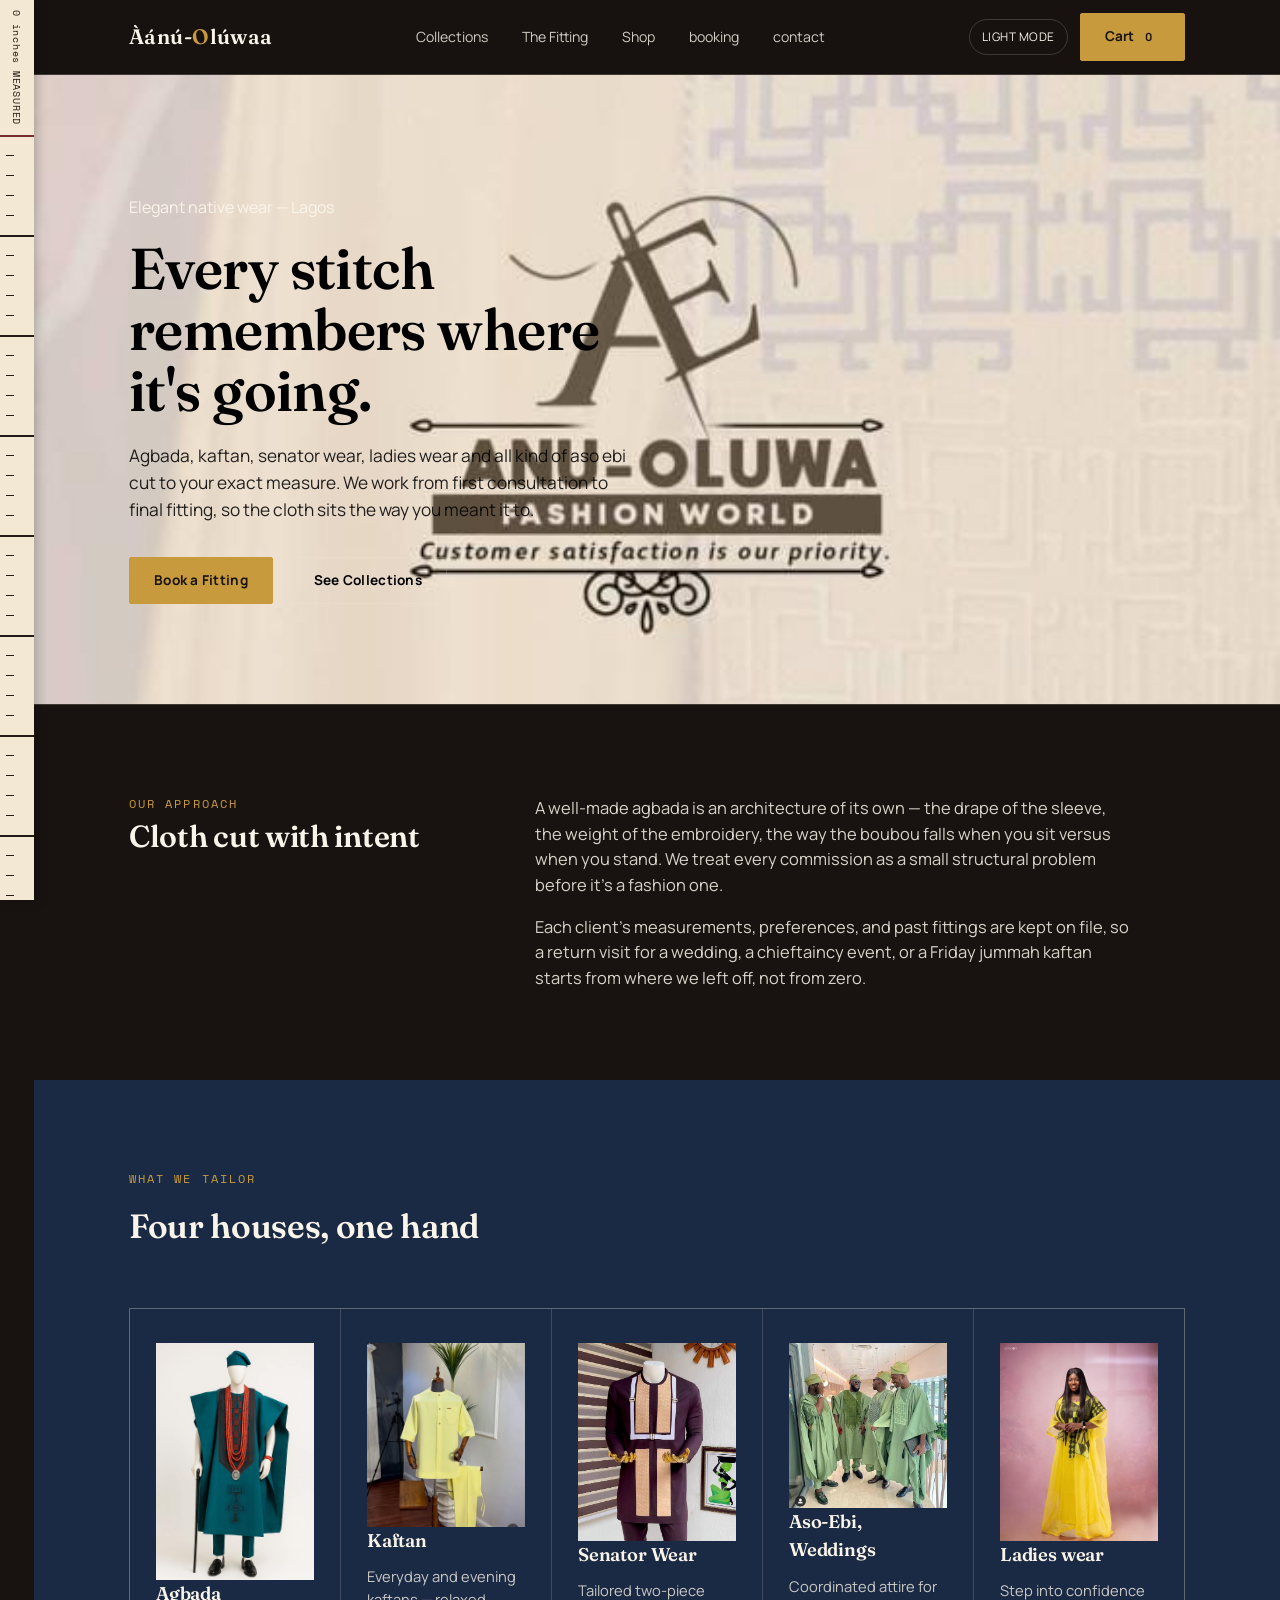
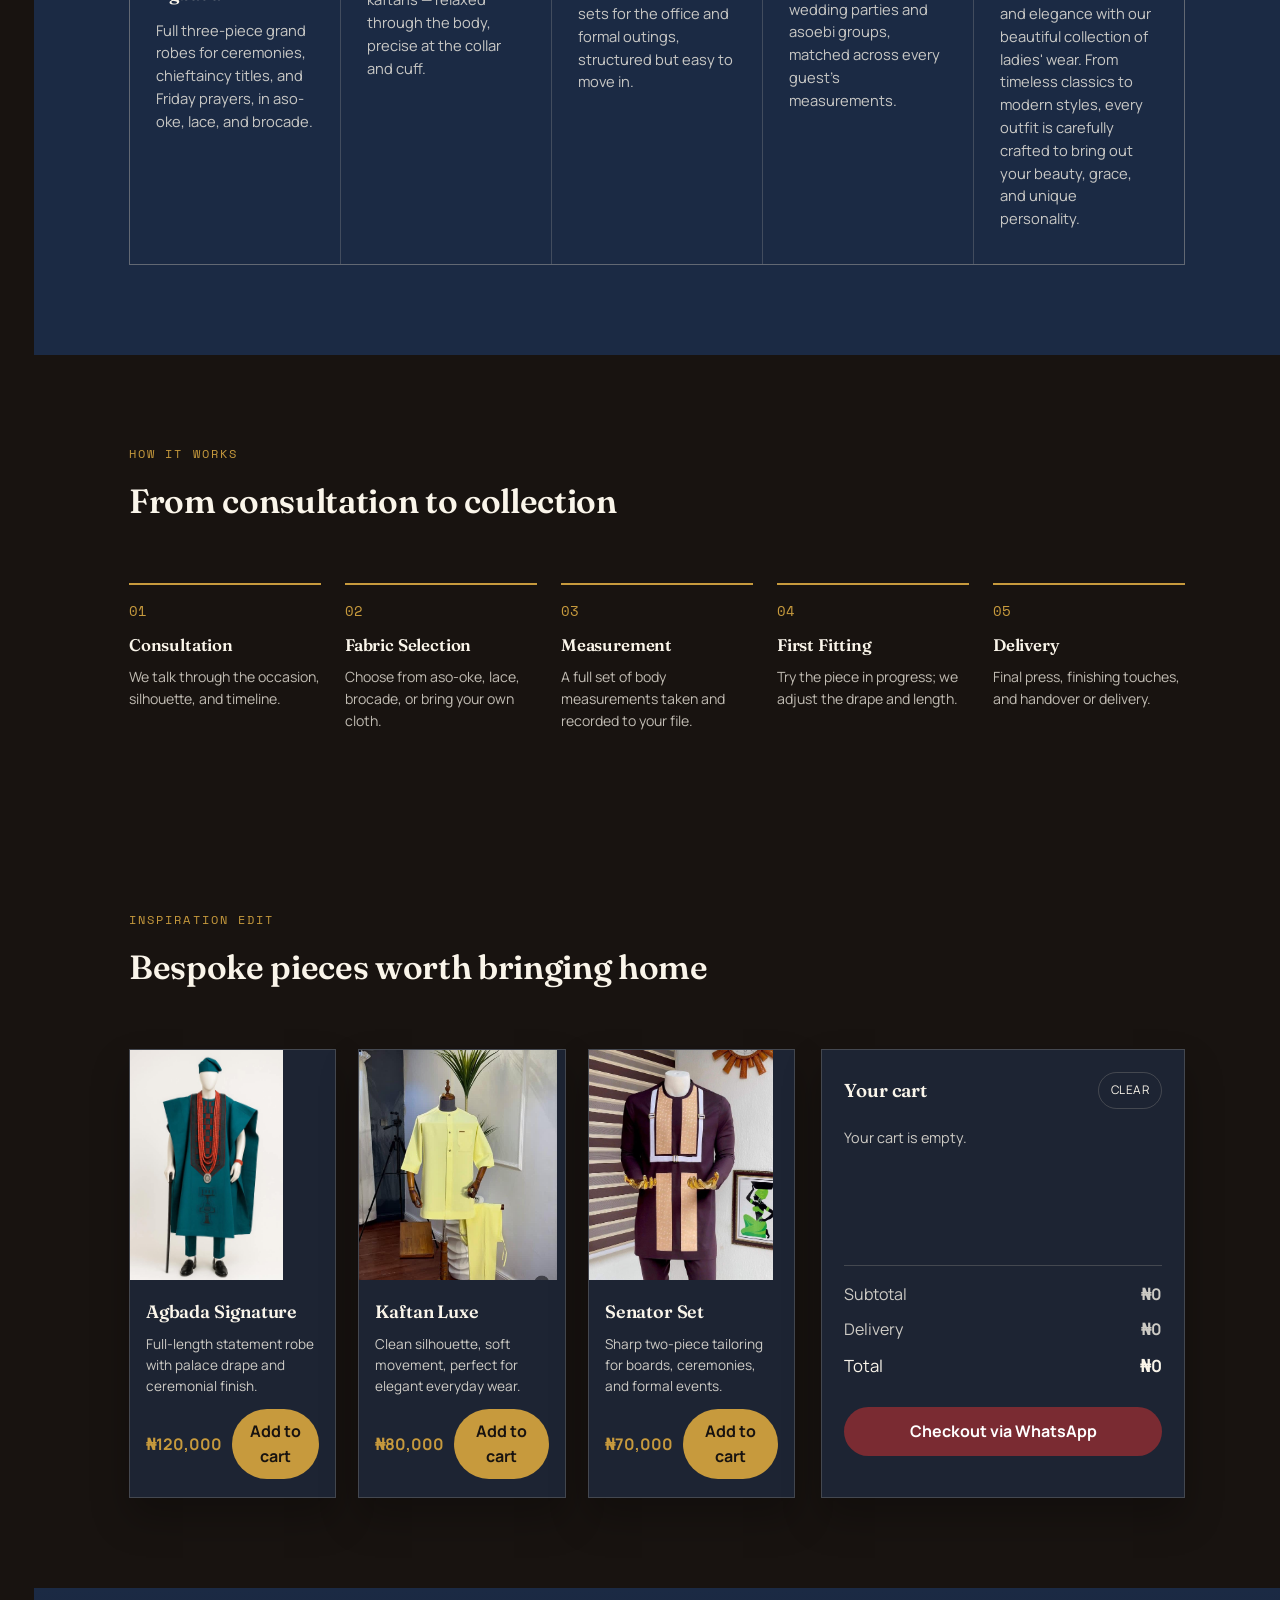
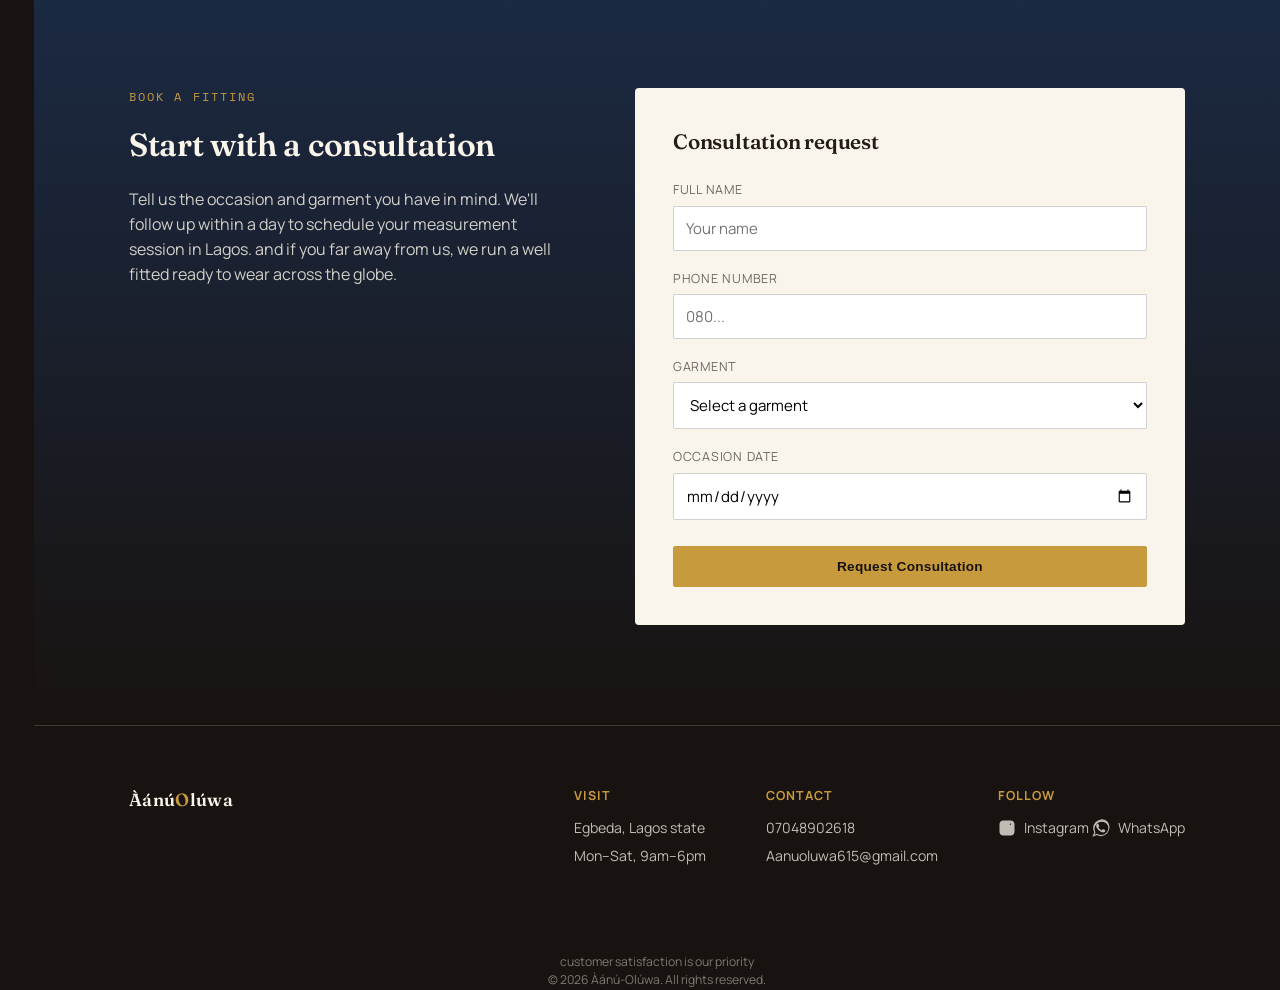
<file: index.html>
﻿<!DOCTYPE html>
<html lang="en"><head><meta http-equiv="Content-Type" content="text/html; charset=UTF-8">
<meta name="viewport" content="width=device-width, initial-scale=1.0">
<link rel="preconnect" href="https://fonts.googleapis.com/">
<link href="https://fonts.googleapis.com/css2?family=Fraunces:opsz,wght@9..144,300;9..144,500;9..144,600;9..144,700&amp;family=Manrope:wght@400;500;600;700&amp;family=Space+Mono:wght@400;700&amp;display=swap" rel="stylesheet">
<link rel="stylesheet" href="style.css">
<title>Àánú-Olúwa — Bespoke Agbada, Kaftan Senator Tailoring</title>
</head>
<body>
  <div class="tape-rail">
    <div class="tape-readout" id="tapeReadout">0 INCES MEASURED</div>
    <div class="tape-ticks" id="tapeTicks">
      <div class="tape-needle" id="tapeNeedle" style="top: 0px;"></div>
    </div>
  </div>

  <nav>
    <div class="wrap">
      <div class="brand">Àánú-<span>O</span>lúwaa</div>
      <button class="menu-toggle" type="button" aria-label="Toggle navigation menu" aria-expanded="false">
        <span></span><span></span><span></span>
      </button>
      <div class="navlinks">
        <a href="#collections">Collections</a>
        <a href="#process">The Fitting</a>
        <a href="#shop">Shop</a>
        <a href="#booking">booking</a>
        <a href="#contact">contact</a>
      </div>
      <div class="nav-actions">
        <button class="theme-toggle" id="themeToggle" type="button" aria-label="Toggle dark and light mode">Light mode</button>
        <a href="#shop" class="btn cart-pill">Cart <span id="cartCount">0</span></a>
      </div>
    </div>
  </nav>

  <section class="hero">
    <div class="wrap">
      <div>
        <div class="lede">Elegant native wear — Lagos</div>
        <h1>Every stitch<br>remembers where<br>it's going.</h1>
        <p class="lede">Agbada, kaftan, senator wear, ladies wear and all kind of aso ebi cut to your exact measure. We work from first consultation to final fitting, so the cloth sits the way you meant it to.</p>
        <div class="hero-ctas">
          <a href="#booking" class="btn">Book a Fitting</a>
          <a href="#collections" class="btn btn-ghost">See Collections</a>
        </div>
      </div>
    </div>
  </section>

  <section class="philosophy">
    <div class="wrap">
      <div>
        <div class="eyebrow">Our Approach</div>
        <h2>Cloth cut with intent</h2>
      </div>
      <div class="body-text">
        <p>A well-made agbada is an architecture of its own — the drape of the sleeve, the weight of the embroidery, the way the boubou falls when you sit versus when you stand. We treat every commission as a small structural problem before it's a fashion one.</p>
        <p>Each client's measurements, preferences, and past fittings are kept on file, so a return visit for a wedding, a chieftaincy event, or a Friday jummah kaftan starts from where we left off, not from zero.</p>
      </div>
    </div>
  </section>

  <section class="collections" id="collections">
    <div class="wrap">
      <div class="section-head">
        <div class="eyebrow">What We Tailor</div>
        <h2>Four houses, one hand</h2>
      </div>
      <div class="card-grid">
        <div class="card">
          <div class="swatch"></div>
          <img src="Aanú-Olúwa — Bespoke Agbada, Kaftan & Senator Tailoring_files/newprj AGBADA.jpeg" alt="agbada">
          <h3>Agbada</h3>
          <p>Full three-piece grand robes for ceremonies, chieftaincy titles, and Friday prayers, in aso-oke, lace, and brocade.</p>
        </div>
        <div class="card">
          <div class="swatch" style="background:#7A2B32;"></div>
          <img src="Aanú-Olúwa — Bespoke Agbada, Kaftan & Senator Tailoring_files/newprj kaftan.jpeg" alt="kaftan">
          <h3>Kaftan</h3>
          <p>Everyday and evening kaftans — relaxed through the body, precise at the collar and cuff.</p>
        </div>
        <div class="card">
          <div class="swatch" style="background:#C79A3D;"></div>
          <img src="Aanú-Olúwa — Bespoke Agbada, Kaftan & Senator Tailoring_files/WhatsApp Image 2026-03-21 at 4.11.33 PM (4).jpeg" alt="senator wear">
          <h3>Senator Wear</h3>
          <p>Tailored two-piece sets for the office and formal outings, structured but easy to move in.</p>
        </div>
        <div class="card">
          <div class="swatch" style="background:#4A3A2C;"></div>
          <img src="Aanú-Olúwa — Bespoke Agbada, Kaftan & Senator Tailoring_files/newprj aso ebi.jpeg" alt="asoebi">
          <h3>Aso-Ebi, Weddings</h3>
          <p>Coordinated attire for wedding parties and asoebi groups, matched across every guest's measurements.</p>
        </div>
        <div class="card">
          <div class="swatch" style="background:#4A3A2C;"></div>
          <img src="Aanú-Olúwa — Bespoke Agbada, Kaftan & Senator Tailoring_files/newprj ladies wear.jpeg" alt="ladieswear">
          <h3>Ladies wear</h3>
          <p>Step into confidence and elegance with our beautiful collection of ladies' wear. From timeless classics to modern styles, every outfit is carefully crafted to bring out your beauty, grace, and unique personality.</p>
        </div>
      </div>
    </div>
  </section>

  <section class="process" id="process">
    <div class="wrap">
      <div class="section-head">
        <div class="eyebrow">How It Works</div>
        <h2>From consultation to collection</h2>
      </div>
      <div class="steps">
        <div class="step">
          <div class="num">01</div>
          <h3>Consultation</h3>
          <p>We talk through the occasion, silhouette, and timeline.</p>
        </div>
        <div class="step">
          <div class="num">02</div>
          <h3>Fabric Selection</h3>
          <p>Choose from aso-oke, lace, brocade, or bring your own cloth.</p>
        </div>
        <div class="step">
          <div class="num">03</div>
          <h3>Measurement</h3>
          <p>A full set of body measurements taken and recorded to your file.</p>
        </div>
        <div class="step">
          <div class="num">04</div>
          <h3>First Fitting</h3>
          <p>Try the piece in progress; we adjust the drape and length.</p>
        </div>
        <div class="step">
          <div class="num">05</div>
          <h3>Delivery</h3>
          <p>Final press, finishing touches, and handover or delivery.</p>
        </div>
      </div>
    </div>
  </section>

  <section class="shop" id="shop">
    <div class="wrap">
      <div class="section-head">
        <div class="eyebrow">Inspiration Edit</div>
        <h2>Bespoke pieces worth bringing home</h2>
      </div>

      <div class="shop-layout">
        <div class="product-grid">
          <article class="product-card" data-name="Agbada Signature" data-price="320000">
            <img src="Aanú-Olúwa — Bespoke Agbada, Kaftan & Senator Tailoring_files/newprj AGBADA.jpeg" alt="Agbada Signature">
            <div class="product-meta">
              <h3>Agbada Signature</h3>
              <p>Full-length statement robe with palace drape and ceremonial finish.</p>
            </div>
            <div class="product-row">
              <span>₦120,000</span>
              <button class="add-to-cart" type="button">Add to cart</button>
            </div>
          </article>

          <article class="product-card" data-name="Kaftan Luxe" data-price="180000">
            <img src="Aanú-Olúwa — Bespoke Agbada, Kaftan & Senator Tailoring_files/newprj kaftan.jpeg" alt="Kaftan Luxe">
            <div class="product-meta">
              <h3>Kaftan Luxe</h3>
              <p>Clean silhouette, soft movement, perfect for elegant everyday wear.</p>
            </div>
            <div class="product-row">
              <span>₦80,000</span>
              <button class="add-to-cart" type="button">Add to cart</button>
            </div>
          </article>

          <article class="product-card" data-name="Senator Set" data-price="240000">
            <img src="Aanú-Olúwa — Bespoke Agbada, Kaftan & Senator Tailoring_files/WhatsApp Image 2026-03-21 at 4.11.33 PM (4).jpeg" alt="Senator Set">
            <div class="product-meta">
              <h3>Senator Set</h3>
              <p>Sharp two-piece tailoring for boards, ceremonies, and formal events.</p>
            </div>
            <div class="product-row">
              <span>₦70,000</span>
              <button class="add-to-cart" type="button">Add to cart</button>
            </div>
          </article>
        </div>

        <aside class="cart-panel">
          <div class="cart-header">
            <h3>Your cart</h3>
            <button class="clear-cart" type="button">Clear</button>
          </div>

          <div id="cartItems" class="cart-items">
            <p class="empty-cart">Your cart is empty.</p>
          </div>

          <div class="cart-summary">
            <div class="summary-row">
              <span>Subtotal</span>
              <strong id="subtotalValue">₦0</strong>
            </div>
            <div class="summary-row">
              <span>Delivery</span>
              <strong id="deliveryValue">₦0</strong>
            </div>
            <div class="summary-row total-row">
              <span>Total</span>
              <strong id="totalValue">₦0</strong>
            </div>
          </div>

          <button class="checkout-btn" type="button">Checkout via WhatsApp</button>
        </aside>
      </div>
    </div>
  </section>

  <!-- <div class="stitch"></div> -->
  <section class="booking" id="booking">
    <div class="wrap">
      <div>
        <div class="eyebrow">Book a Fitting</div>
        <h2 style="font-size:2rem; margin:14px 0 18px;">Start with a consultation</h2>
        <p style="opacity:0.82; max-width:44ch;">Tell us the occasion and garment you have in mind. We'll follow up within a day to schedule your measurement session in Lagos. and if you far away from us, we run a well fitted ready to wear across the globe.</p>
      </div>
      <form class="form-card" id="bookingForm">
        <h3>Consultation request</h3>
        <div class="field">
          <label for="clientName">Full name</label>
          <input id="clientName" type="text" name="name" placeholder="Your name" required>
        </div>
        <div class="field">
          <label for="clientPhone">Phone number</label>
          <input id="clientPhone" type="tel" name="phone" placeholder="080..." required>
        </div>
        <div class="field">
          <label for="garmentType">Garment</label>
          <select id="garmentType" name="garment" required>
            <option value="">Select a garment</option>
            <option>Agbada</option>
            <option>Kaftan</option>
            <option>Senator Wear</option>
            <option>Aso-Ebi / Wedding Party</option>
            <option>Ladies wear (two pieces)</option>
            <option>Other</option>
          </select>
        </div>
        <div class="field">
          <label for="occasionDate">Occasion date</label>
          <input id="occasionDate" type="date" name="date" required>
        </div>
        <button type="submit" class="btn" id="submitBtn">Request Consultation</button>
      </form>
    </div>
  </section>
<section class="contact" id="contact">
  <footer>
     <div class="wrap">
      <div class="brand">Àánú<span>O</span>lúwa</div>
      <div class="foot-cols">
        <div class="foot-col">
          <h4>Visit</h4>
          <p>Egbeda, Lagos state</p>
          <p>Mon–Sat, 9am–6pm</p>
        </div>
        <div class="foot-col">
          <h4>Contact</h4>
          <a href="tel:+2347048902618">07048902618</a>
          <a href="mailto:Aanuoluwa615@gmail.com">Aanuoluwa615@gmail.com</a>
        </div>
        <div class="foot-col">
          <h4>Follow</h4>
          <a href="https://www.instagram.com/" class="social-link" target="_blank" rel="noopener noreferrer">
            <svg class="social-icon" viewBox="0 0 24 24" xmlns="http://www.w3.org/2000/svg" aria-hidden="true"><path fill="currentColor" d="M7 2C4.243 2 2 4.243 2 7v10c0 2.757 2.243 5 5 5h10c2.757 0 5-2.243 5-5V7c0-2.757-2.243-5-5-5H7zm5 6.5A3.5 3.5 0 1 1 8.5 12 3.5 3.5 0 0 1 12 8.5zm4.5-.75a.875.875 0 1 1 0-1.75.875.875 0 0 1 0 1.75zM12 7.5A4.5 4.5 0 1 0 16.5 12 4.505 4.505 0 0 0 12 7.5z"/></svg>
            Instagram
          </a>
          <a href="https://wa.me/2347048902618" class="social-link" target="_blank" rel="noopener noreferrer">
            <svg class="social-icon" viewBox="0 0 24 24" xmlns="http://www.w3.org/2000/svg" aria-hidden="true"><path fill="currentColor" d="M20.52 3.48A11.88 11.88 0 0 0 12 .5 11.84 11.84 0 0 0 1.5 11.88c0 2.08.54 4.13 1.56 5.94L.5 23.5l5.89-2.03a11.84 11.84 0 0 0 5.61 1.42h.02A11.88 11.88 0 0 0 20.52 3.48zM12 21.25a9.3 9.3 0 0 1-4.75-1.3l-.34-.2-3.5 1.2 1.18-3.41-.22-.35A9.2 9.2 0 1 1 21.2 8.8 9.28 9.28 0 0 1 12 21.25z"/><path fill="currentColor" d="M17.1 14.5c-.3-.15-1.77-.87-2.05-.97-.28-.1-.48-.15-.68.15-.2.3-.78.97-.96 1.17-.17.2-.35.22-.65.07-.3-.15-1.26-.46-2.4-1.48-.89-.79-1.48-1.77-1.65-2.07-.17-.3-.02-.46.13-.61.13-.13.3-.35.45-.53.15-.18.2-.3.3-.5.1-.2.05-.37-.02-.52-.07-.15-.68-1.64-.93-2.25-.25-.6-.5-.52-.68-.53l-.58-.01c-.2 0-.52.07-.8.37s-1.05 1.03-1.05 2.5 1.08 2.9 1.23 3.1c.15.2 2.12 3.27 5.15 4.58 3.03 1.3 3.03.87 3.57.82.55-.06 1.77-.72 2.02-1.42.25-.7.25-1.3.18-1.42-.06-.13-.28-.2-.58-.35z"/></svg>
            WhatsApp
          </a>
        </div>
      </div>
    </div>
</footer></section>
    <div class="fineprint"> customer satisfaction is our priority <br>&copy; 2026 Àánú-Olúwa. All rights reserved.</div>
  <script src="script.js"></script>
</body></html>
</file>
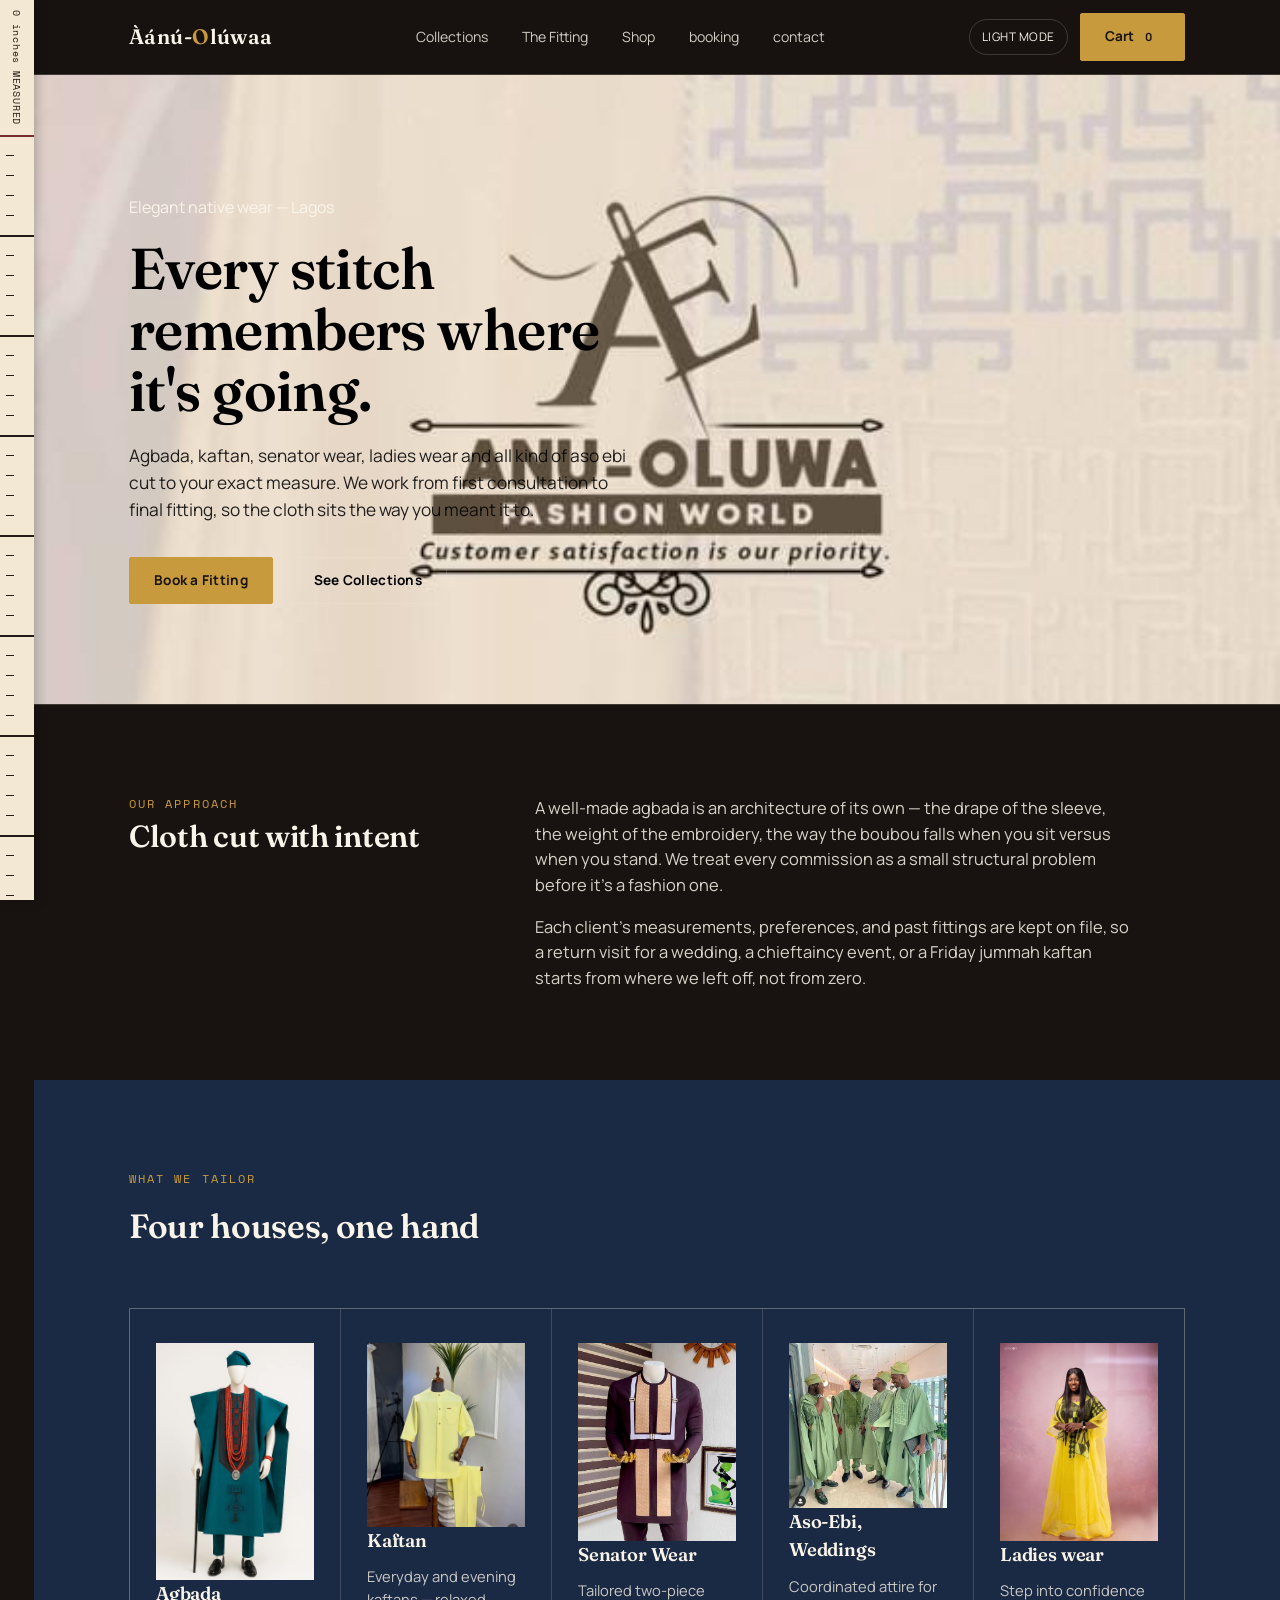
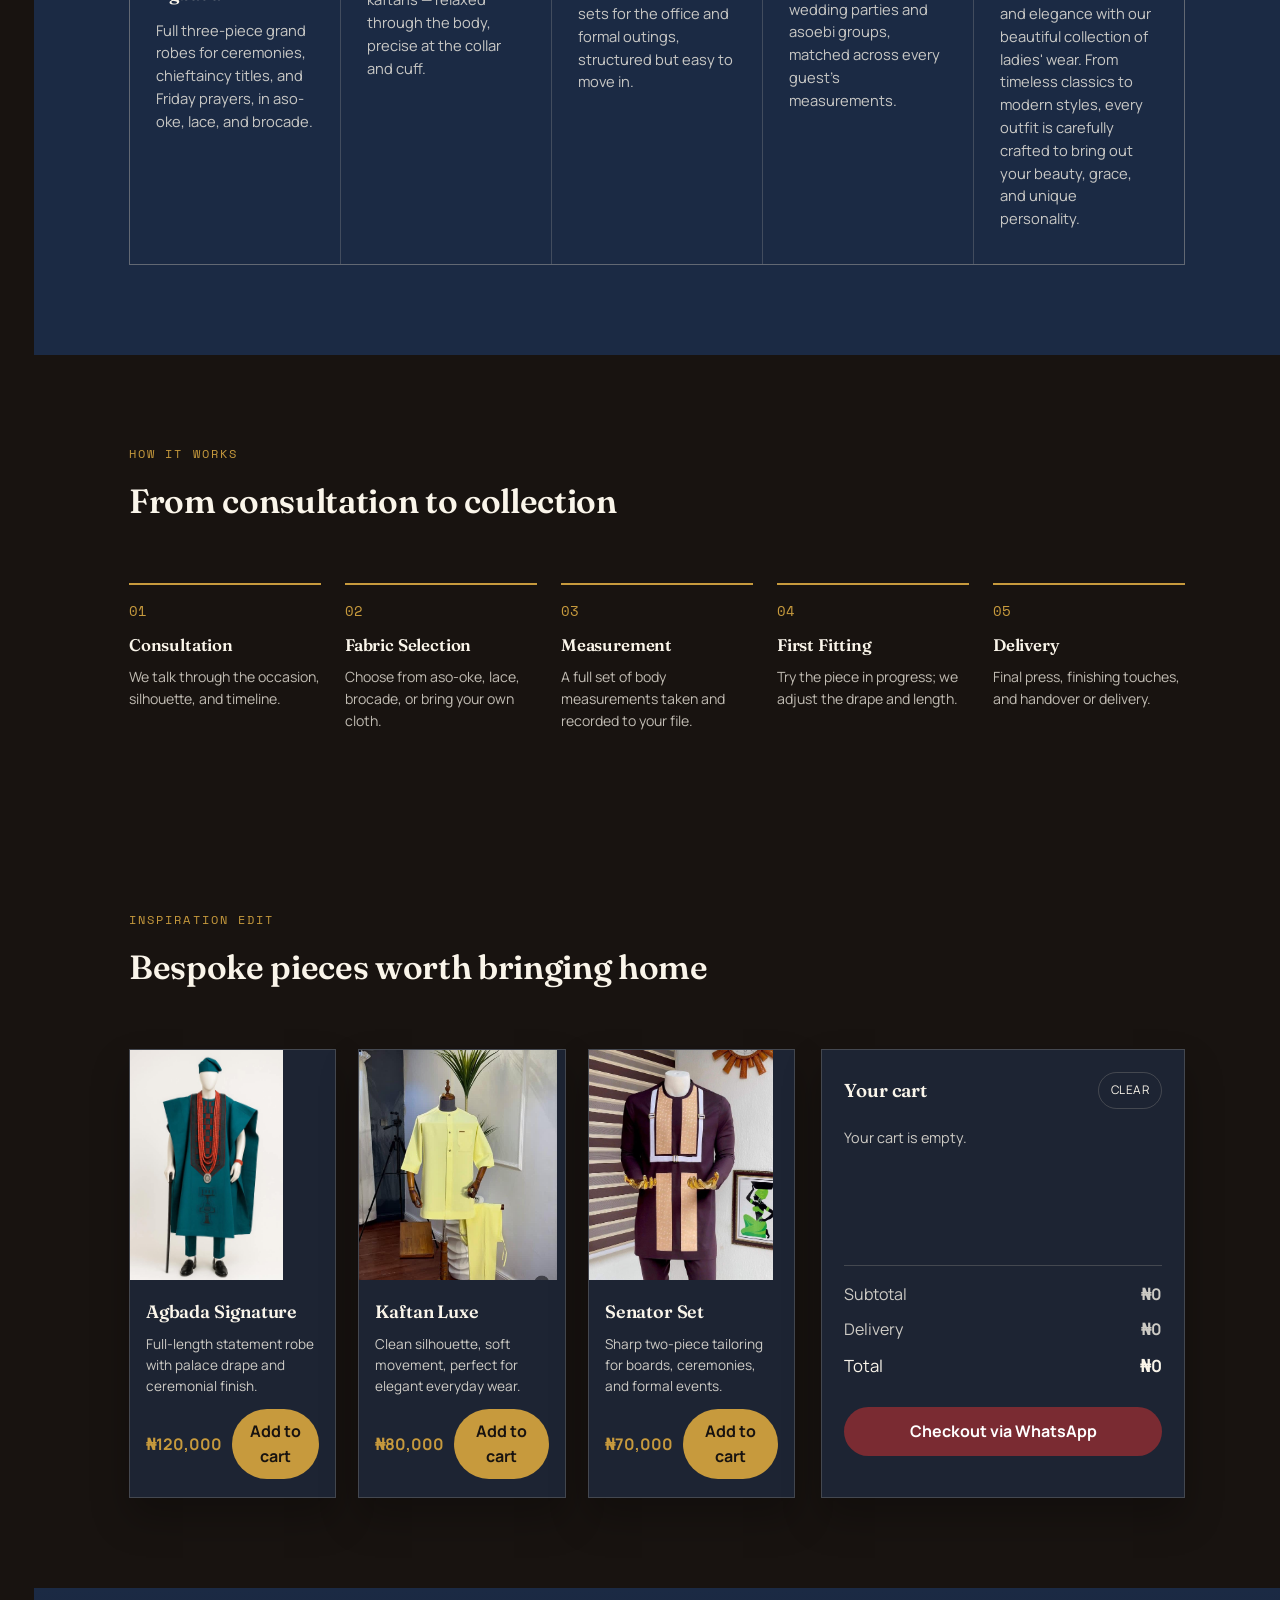
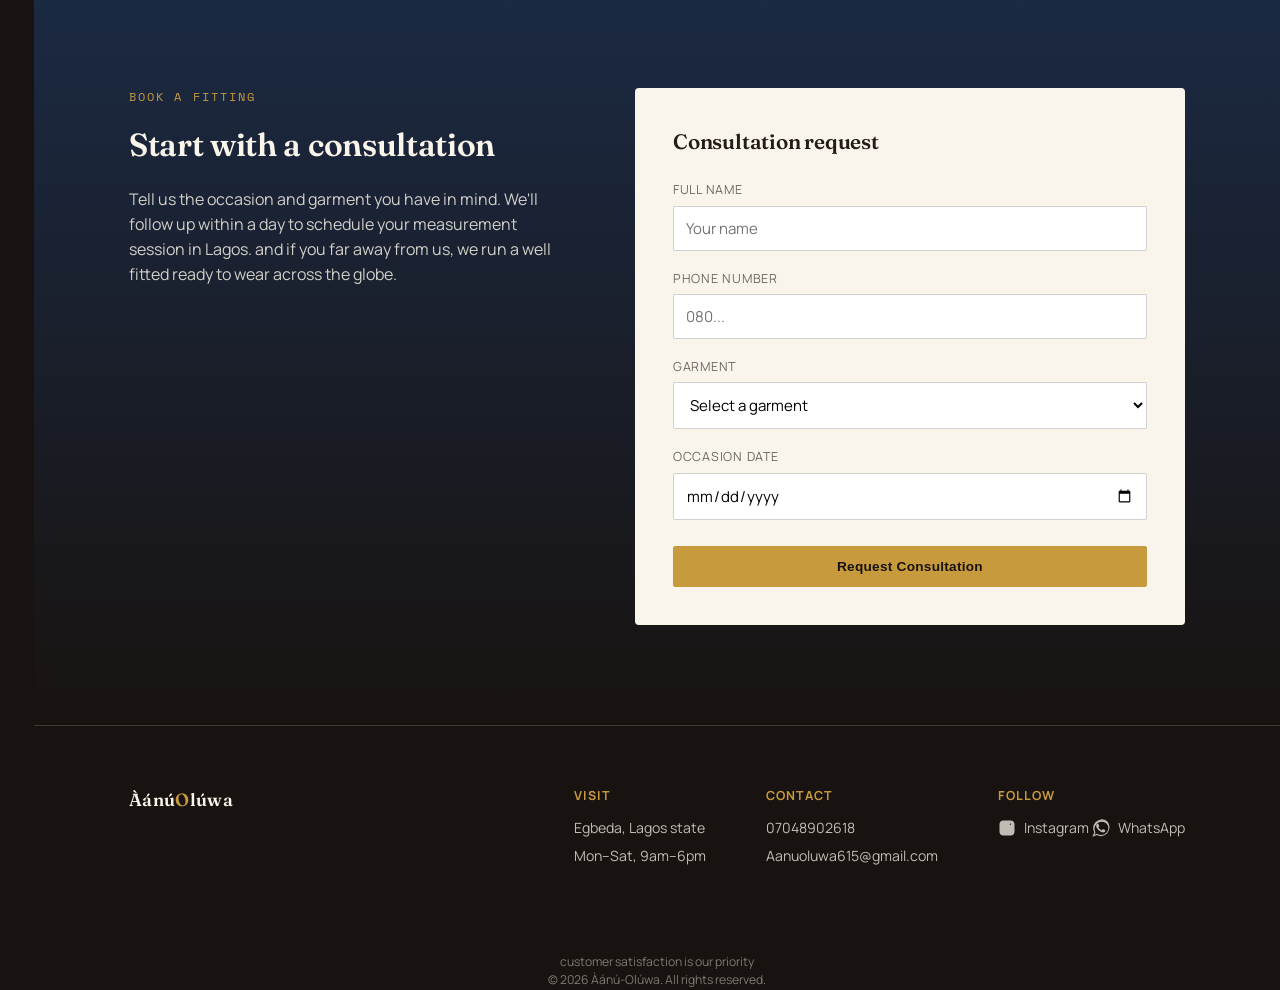
<file: Àánú-Olúwa — Bespoke Agbada, Kaftan & Senator Tailoring.html>
<!DOCTYPE html>
<html lang="en"><head><meta http-equiv="Content-Type" content="text/html; charset=UTF-8">
<meta name="viewport" content="width=device-width, initial-scale=1.0">
<link rel="preconnect" href="https://fonts.googleapis.com/">
<link href="https://fonts.googleapis.com/css2?family=Fraunces:opsz,wght@9..144,300;9..144,500;9..144,600;9..144,700&amp;family=Manrope:wght@400;500;600;700&amp;family=Space+Mono:wght@400;700&amp;display=swap" rel="stylesheet">
<link rel="stylesheet" href="style.css">
<title>Àánú-Olúwa — Bespoke Agbada, Kaftan Senator Tailoring</title>
</head>
<body>
  <div class="tape-rail">
    <div class="tape-readout" id="tapeReadout">0 INCES MEASURED</div>
    <div class="tape-ticks" id="tapeTicks">
      <div class="tape-needle" id="tapeNeedle" style="top: 0px;"></div>
    </div>
  </div>

  <nav>
    <div class="wrap">
      <div class="brand">Àánú-<span>O</span>lúwaa</div>
      <button class="menu-toggle" type="button" aria-label="Toggle navigation menu" aria-expanded="false">
        <span></span><span></span><span></span>
      </button>
      <div class="navlinks">
        <a href="#collections">Collections</a>
        <a href="#process">The Fitting</a>
        <a href="#shop">Shop</a>
        <a href="#booking">booking</a>
        <a href="#contact">contact</a>
      </div>
      <div class="nav-actions">
        <button class="theme-toggle" id="themeToggle" type="button" aria-label="Toggle dark and light mode">Light mode</button>
        <a href="#shop" class="btn cart-pill">Cart <span id="cartCount">0</span></a>
      </div>
    </div>
  </nav>

  <section class="hero">
    <div class="wrap">
      <div>
        <div class="lede">Elegant native wear — Lagos</div>
        <h1>Every stitch<br>remembers where<br>it's going.</h1>
        <p class="lede">Agbada, kaftan, senator wear, ladies wear and all kind of aso ebi cut to your exact measure. We work from first consultation to final fitting, so the cloth sits the way you meant it to.</p>
        <div class="hero-ctas">
          <a href="#booking" class="btn">Book a Fitting</a>
          <a href="#collections" class="btn btn-ghost">See Collections</a>
        </div>
      </div>
    </div>
  </section>

  <section class="philosophy">
    <div class="wrap">
      <div>
        <div class="eyebrow">Our Approach</div>
        <h2>Cloth cut with intent</h2>
      </div>
      <div class="body-text">
        <p>A well-made agbada is an architecture of its own — the drape of the sleeve, the weight of the embroidery, the way the boubou falls when you sit versus when you stand. We treat every commission as a small structural problem before it's a fashion one.</p>
        <p>Each client's measurements, preferences, and past fittings are kept on file, so a return visit for a wedding, a chieftaincy event, or a Friday jummah kaftan starts from where we left off, not from zero.</p>
      </div>
    </div>
  </section>

  <section class="collections" id="collections">
    <div class="wrap">
      <div class="section-head">
        <div class="eyebrow">What We Tailor</div>
        <h2>Four houses, one hand</h2>
      </div>
      <div class="card-grid">
        <div class="card">
          <div class="swatch"></div>
          <img src="Aanú-Olúwa — Bespoke Agbada, Kaftan & Senator Tailoring_files/newprj AGBADA.jpeg" alt="agbada">
          <h3>Agbada</h3>
          <p>Full three-piece grand robes for ceremonies, chieftaincy titles, and Friday prayers, in aso-oke, lace, and brocade.</p>
        </div>
        <div class="card">
          <div class="swatch" style="background:#7A2B32;"></div>
          <img src="Aanú-Olúwa — Bespoke Agbada, Kaftan & Senator Tailoring_files/newprj kaftan.jpeg" alt="kaftan">
          <h3>Kaftan</h3>
          <p>Everyday and evening kaftans — relaxed through the body, precise at the collar and cuff.</p>
        </div>
        <div class="card">
          <div class="swatch" style="background:#C79A3D;"></div>
          <img src="Aanú-Olúwa — Bespoke Agbada, Kaftan & Senator Tailoring_files/WhatsApp Image 2026-03-21 at 4.11.33 PM (4).jpeg" alt="senator wear">
          <h3>Senator Wear</h3>
          <p>Tailored two-piece sets for the office and formal outings, structured but easy to move in.</p>
        </div>
        <div class="card">
          <div class="swatch" style="background:#4A3A2C;"></div>
          <img src="Aanú-Olúwa — Bespoke Agbada, Kaftan & Senator Tailoring_files/newprj aso ebi.jpeg" alt="asoebi">
          <h3>Aso-Ebi, Weddings</h3>
          <p>Coordinated attire for wedding parties and asoebi groups, matched across every guest's measurements.</p>
        </div>
        <div class="card">
          <div class="swatch" style="background:#4A3A2C;"></div>
          <img src="Aanú-Olúwa — Bespoke Agbada, Kaftan & Senator Tailoring_files/newprj ladies wear.jpeg" alt="ladieswear">
          <h3>Ladies wear</h3>
          <p>Step into confidence and elegance with our beautiful collection of ladies' wear. From timeless classics to modern styles, every outfit is carefully crafted to bring out your beauty, grace, and unique personality.</p>
        </div>
      </div>
    </div>
  </section>

  <section class="process" id="process">
    <div class="wrap">
      <div class="section-head">
        <div class="eyebrow">How It Works</div>
        <h2>From consultation to collection</h2>
      </div>
      <div class="steps">
        <div class="step">
          <div class="num">01</div>
          <h3>Consultation</h3>
          <p>We talk through the occasion, silhouette, and timeline.</p>
        </div>
        <div class="step">
          <div class="num">02</div>
          <h3>Fabric Selection</h3>
          <p>Choose from aso-oke, lace, brocade, or bring your own cloth.</p>
        </div>
        <div class="step">
          <div class="num">03</div>
          <h3>Measurement</h3>
          <p>A full set of body measurements taken and recorded to your file.</p>
        </div>
        <div class="step">
          <div class="num">04</div>
          <h3>First Fitting</h3>
          <p>Try the piece in progress; we adjust the drape and length.</p>
        </div>
        <div class="step">
          <div class="num">05</div>
          <h3>Delivery</h3>
          <p>Final press, finishing touches, and handover or delivery.</p>
        </div>
      </div>
    </div>
  </section>

  <section class="shop" id="shop">
    <div class="wrap">
      <div class="section-head">
        <div class="eyebrow">Inspiration Edit</div>
        <h2>Bespoke pieces worth bringing home</h2>
      </div>

      <div class="shop-layout">
        <div class="product-grid">
          <article class="product-card" data-name="Agbada Signature" data-price="320000">
            <img src="Aanú-Olúwa — Bespoke Agbada, Kaftan & Senator Tailoring_files/newprj AGBADA.jpeg" alt="Agbada Signature">
            <div class="product-meta">
              <h3>Agbada Signature</h3>
              <p>Full-length statement robe with palace drape and ceremonial finish.</p>
            </div>
            <div class="product-row">
              <span>₦120,000</span>
              <button class="add-to-cart" type="button">Add to cart</button>
            </div>
          </article>

          <article class="product-card" data-name="Kaftan Luxe" data-price="180000">
            <img src="Aanú-Olúwa — Bespoke Agbada, Kaftan & Senator Tailoring_files/newprj kaftan.jpeg" alt="Kaftan Luxe">
            <div class="product-meta">
              <h3>Kaftan Luxe</h3>
              <p>Clean silhouette, soft movement, perfect for elegant everyday wear.</p>
            </div>
            <div class="product-row">
              <span>₦80,000</span>
              <button class="add-to-cart" type="button">Add to cart</button>
            </div>
          </article>

          <article class="product-card" data-name="Senator Set" data-price="240000">
            <img src="Aanú-Olúwa — Bespoke Agbada, Kaftan & Senator Tailoring_files/WhatsApp Image 2026-03-21 at 4.11.33 PM (4).jpeg" alt="Senator Set">
            <div class="product-meta">
              <h3>Senator Set</h3>
              <p>Sharp two-piece tailoring for boards, ceremonies, and formal events.</p>
            </div>
            <div class="product-row">
              <span>₦70,000</span>
              <button class="add-to-cart" type="button">Add to cart</button>
            </div>
          </article>
        </div>

        <aside class="cart-panel">
          <div class="cart-header">
            <h3>Your cart</h3>
            <button class="clear-cart" type="button">Clear</button>
          </div>

          <div id="cartItems" class="cart-items">
            <p class="empty-cart">Your cart is empty.</p>
          </div>

          <div class="cart-summary">
            <div class="summary-row">
              <span>Subtotal</span>
              <strong id="subtotalValue">₦0</strong>
            </div>
            <div class="summary-row">
              <span>Delivery</span>
              <strong id="deliveryValue">₦0</strong>
            </div>
            <div class="summary-row total-row">
              <span>Total</span>
              <strong id="totalValue">₦0</strong>
            </div>
          </div>

          <button class="checkout-btn" type="button">Checkout via WhatsApp</button>
        </aside>
      </div>
    </div>
  </section>

  <!-- <div class="stitch"></div> -->
  <section class="booking" id="booking">
    <div class="wrap">
      <div>
        <div class="eyebrow">Book a Fitting</div>
        <h2 style="font-size:2rem; margin:14px 0 18px;">Start with a consultation</h2>
        <p style="opacity:0.82; max-width:44ch;">Tell us the occasion and garment you have in mind. We'll follow up within a day to schedule your measurement session in Lagos. and if you far away from us, we run a well fitted ready to wear across the globe.</p>
      </div>
      <form class="form-card" id="bookingForm">
        <h3>Consultation request</h3>
        <div class="field">
          <label for="clientName">Full name</label>
          <input id="clientName" type="text" name="name" placeholder="Your name" required>
        </div>
        <div class="field">
          <label for="clientPhone">Phone number</label>
          <input id="clientPhone" type="tel" name="phone" placeholder="080..." required>
        </div>
        <div class="field">
          <label for="garmentType">Garment</label>
          <select id="garmentType" name="garment" required>
            <option value="">Select a garment</option>
            <option>Agbada</option>
            <option>Kaftan</option>
            <option>Senator Wear</option>
            <option>Aso-Ebi / Wedding Party</option>
            <option>Ladies wear (two pieces)</option>
            <option>Other</option>
          </select>
        </div>
        <div class="field">
          <label for="occasionDate">Occasion date</label>
          <input id="occasionDate" type="date" name="date" required>
        </div>
        <button type="submit" class="btn" id="submitBtn">Request Consultation</button>
      </form>
    </div>
  </section>
<section class="contact" id="contact">
  <footer>
     <div class="wrap">
      <div class="brand">Àánú<span>O</span>lúwa</div>
      <div class="foot-cols"> 
        <div class="foot-col">
          <h4>Visit</h4>
          <p>Egbeda, Lagos state</p>
          <p>Mon–Sat, 9am–6pm</p>
        </div>
        <div class="foot-col">
          <h4>Contact</h4>
          <a href="file:///C:/Users/User%20Pc/Downloads/new%20projrct/newproject.html#">07048902618</a>
          <a href="file:///C:/Users/User%20Pc/Downloads/new%20projrct/newproject.html#">Aanuoluwa615@gmail.com</a>
        </div>
        <div class="foot-col">
          <h4>Follow</h4>
          <a href="file:///C:/Users/User%20Pc/Downloads/new%20projrct/newproject.html#" class="social-link" target="_blank" rel="noopener noreferrer">
            <svg class="social-icon" viewBox="0 0 24 24" xmlns="http://www.w3.org/2000/svg" aria-hidden="true"><path fill="currentColor" d="M7 2C4.243 2 2 4.243 2 7v10c0 2.757 2.243 5 5 5h10c2.757 0 5-2.243 5-5V7c0-2.757-2.243-5-5-5H7zm5 6.5A3.5 3.5 0 1 1 8.5 12 3.5 3.5 0 0 1 12 8.5zm4.5-.75a.875.875 0 1 1 0-1.75.875.875 0 0 1 0 1.75zM12 7.5A4.5 4.5 0 1 0 16.5 12 4.505 4.505 0 0 0 12 7.5z"/></svg>
            Instagram
          </a>
          <a href="file:///C:/Users/User%20Pc/Downloads/new%20projrct/newproject.html#" class="social-link" target="_blank" rel="noopener noreferrer">
            <svg class="social-icon" viewBox="0 0 24 24" xmlns="http://www.w3.org/2000/svg" aria-hidden="true"><path fill="currentColor" d="M20.52 3.48A11.88 11.88 0 0 0 12 .5 11.84 11.84 0 0 0 1.5 11.88c0 2.08.54 4.13 1.56 5.94L.5 23.5l5.89-2.03a11.84 11.84 0 0 0 5.61 1.42h.02A11.88 11.88 0 0 0 20.52 3.48zM12 21.25a9.3 9.3 0 0 1-4.75-1.3l-.34-.2-3.5 1.2 1.18-3.41-.22-.35A9.2 9.2 0 1 1 21.2 8.8 9.28 9.28 0 0 1 12 21.25z"/><path fill="currentColor" d="M17.1 14.5c-.3-.15-1.77-.87-2.05-.97-.28-.1-.48-.15-.68.15-.2.3-.78.97-.96 1.17-.17.2-.35.22-.65.07-.3-.15-1.26-.46-2.4-1.48-.89-.79-1.48-1.77-1.65-2.07-.17-.3-.02-.46.13-.61.13-.13.3-.35.45-.53.15-.18.2-.3.3-.5.1-.2.05-.37-.02-.52-.07-.15-.68-1.64-.93-2.25-.25-.6-.5-.52-.68-.53l-.58-.01c-.2 0-.52.07-.8.37s-1.05 1.03-1.05 2.5 1.08 2.9 1.23 3.1c.15.2 2.12 3.27 5.15 4.58 3.03 1.3 3.03.87 3.57.82.55-.06 1.77-.72 2.02-1.42.25-.7.25-1.3.18-1.42-.06-.13-.28-.2-.58-.35z"/></svg>
            WhatsApp
          </a>
        </div>
      </div>
    </div>
</footer></section>
    <div class="fineprint"> customer satisfaction is our priority <br>&copy; 2026 Àánú-Olúwa. All rights reserved.</div>
  
  <script src="script.js"></script>
</body></html>
</file>
<file: style.css>
:root{
    --indigo:#1B2A44;
    --charcoal:#181310;
    --cream:#F3E8D3;
    --gold:#C79A3D;
    --maroon:#7A2B32;
    --paper:#FAF5EA;
    --ink:#241C16;
    --line: rgba(243,232,211,0.18);
    --bg: #181310;
    --bg-alt: #1B2A44;
    --text: #FAF5EA;
    --card: #1d2433;
    --surface: #f8f3ea;
    --surface-text: #241C16;
    --muted: rgba(250,245,234,0.8);
    --shadow: rgba(0,0,0,0.25);
    color: #000;
  }

  body[data-theme="light"] {
    --bg: #f5efe7;
    --bg-alt: #efe5d1;
    --text: #1c1a17;
    --card: #fffaf4;
    --surface: #fff;
    --surface-text: #211d1a;
    --muted: rgba(28,26,23,0.72);
    --paper: #fffaf4;
    --ink: #1f1a17;
    --line: rgba(31,26,23,0.1);
    --gold:#bf8e2e;
    --maroon:#7a2b32;
    --indigo:#f0e6d9;
    --charcoal:#f4efe7;
    --shadow: rgba(20,16,12,0.12);
  }
  *{box-sizing:border-box; margin:0; padding:0;}
  html{scroll-behavior:smooth;}
  body{
    background:var(--bg);
    color:var(--text);
    font-family:'Manrope', sans-serif;
    line-height:1.55;
    -webkit-font-smoothing:antialiased;
  }
  h1,h2,h3{
    font-family:'Fraunces', serif;
    font-weight:600;
    letter-spacing:-0.01em;
  }
  .eyebrow{
    font-family:'Space Mono', monospace;
    font-size:0.72rem;
    letter-spacing:0.18em;
    text-transform:uppercase;
    color:var(--gold);
  }
  a{color:inherit;}
  img{max-width:100%; display:block;}

  /* ---------- tape measure scroll rail (signature element) ---------- */
  .tape-rail{
    position:fixed;
    left:0; top:0; bottom:0;
    width:34px;
    background:var(--cream);
    z-index:60;
    display:flex;
    flex-direction:column;
    align-items:center;
    box-shadow:2px 0 12px rgba(0,0,0,0.25);
  }
  .tape-ticks{
    position:relative;
    flex:1;
    width:100%;
    background-image: repeating-linear-gradient(
      to bottom,
      var(--ink) 0px, var(--ink) 1px,
      transparent 1px, transparent 20px
    );
    background-position: 6px 0;
    background-size: 8px 100%;
    background-repeat: repeat-y;
  }
  .tape-ticks::before{
    content:'';
    position:absolute; left:0; top:0; bottom:0; width:100%;
    background-image: repeating-linear-gradient(
      to bottom,
      var(--ink) 0px, var(--ink) 1.5px,
      transparent 1.5px, transparent 100px
    );
    background-position: 0 0;
    background-size:16px 100%;
  }
  .tape-needle{
    position:absolute;
    left:0; width:100%; height:2px;
    background:var(--maroon);
    top:0;
  }
  .tape-readout{
    font-family:'Space Mono', monospace;
    font-size:0.6rem;
    color:var(--ink);
    padding:10px 0;
    writing-mode:vertical-rl;
    letter-spacing:0.08em;
  }
  @media(max-width:820px){ .tape-rail{display:none;} }

  .wrap{ max-width:1120px; margin:0 auto; padding:0 32px; }
  @media(max-width:820px){ .wrap{padding:0 22px;} body{padding-left:0;} }
  body{ padding-left:34px; }
  @media(max-width:820px){ body{padding-left:0;} }

  /* ---------- nav ---------- */
  nav{
    position:sticky; top:0; z-index:50;
    background:rgba(24,19,16,0.9);
    backdrop-filter:blur(8px);
    border-bottom:1px solid var(--line);
  }
  body[data-theme="light"] nav {
    background:rgba(255,250,244,0.78);
  }
  nav .wrap{
    display:flex; align-items:center; justify-content:space-between;
    height:74px;
  }
  .brand{
    font-family:'Fraunces', serif;
    font-size:1.3rem;
    font-weight:600;
    letter-spacing:0.02em;
  }
  .brand span{color:var(--gold);}
  .navlinks{ display:flex; gap:34px; font-size:0.88rem; }
  .navlinks a{ opacity:0.82; text-decoration:none; transition:opacity .2s; }
  .navlinks a:hover{ opacity:1; color:var(--gold); }
  .nav-actions{ display:flex; align-items:center; gap:12px; }
  .theme-toggle, .clear-cart {
    border:1px solid var(--line);
    background:transparent;
    color:var(--text);
    cursor:pointer;
    padding:8px 12px;
    border-radius:999px;
    font:inherit;
    font-size:0.74rem;
    letter-spacing:0.04em;
    text-transform:uppercase;
  }
  .cart-pill { display:inline-flex; align-items:center; gap:10px; }
  .cart-pill span {
    display:inline-flex;
    align-items:center;
    justify-content:center;
    min-width:22px; height:22px; border-radius:50%;
    background:var(--gold); color:var(--charcoal); font-size:0.7rem; font-weight:700;
  }
  .menu-toggle{
    display:none; align-items:center; justify-content:center;
    width:44px; height:44px; border:1px solid var(--line);
    background:transparent; color:var(--paper); border-radius:2px;
    cursor:pointer;
  }
  .menu-toggle span{ display:block; width:18px; height:2px; background:currentColor; margin:2px 0; }
  @media(max-width:720px){
    nav .wrap{ position:relative; }
    .menu-toggle{ display:inline-flex; flex-direction:column; }
    .navlinks{ display:none; position:absolute; top:calc(100% + 10px); left:22px; right:22px; flex-direction:column; gap:16px; padding:18px; background:rgba(24,19,16,0.98); border:1px solid var(--line); }
    .navlinks.is-open{ display:flex; }
    .navlinks a{ opacity:0.92; }
  }
  .btn{
    display:inline-block;
    padding:12px 24px;
    background:var(--gold);
    color:var(--charcoal);
    font-weight:700;
    font-size:0.85rem;
    border-radius:2px;
    text-decoration:none;
    letter-spacing:0.02em;
    border:1px solid var(--gold);
    transition:background .2s, color .2s;
  }
  button.btn{ cursor:pointer; }
  .btn:hover{ background:transparent; color:var(--gold); }
  .btn-ghost{
    background:transparent; color: #000; border:1px solid var(--line);
  }
  .btn-ghost:hover{ border-color:var(--gold); color:var(--gold); }

  /* ---------- hero ---------- */
  .hero{
    position:relative;
    padding:120px 0 100px;
    overflow:hidden;
    background:
      url("./Aanú-Olúwa%20%E2%80%94%20Bespoke%20Agbada,%20Kaftan%20%26%20Senator%20Tailoring_files/backgroundlogo.jpeg") center/cover no-repeat,
      radial-gradient(ellipse at 75% 15%, rgba(199,154,61,0.14), transparent 30%),
      linear-gradient(180deg, var(--charcoal), var(--indigo) 140%);
  }
  .hero .wrap{ position:relative; z-index:2; display:grid; grid-template-columns:1.15fr 0.85fr; gap:40px; align-items:center; }
  .hero h1{
    font-size:clamp(2.4rem, 5vw, 3.6rem);
    line-height:1.06;
    margin:18px 0 22px;
    color: #000;
  }
  .hero p.lede{ font-size:1.08rem; max-width:46ch; opacity:0.86; margin-bottom:34px; color: #000; }
  .hero-ctas{ display:flex; gap:16px; flex-wrap:wrap; }
  
  /* ---------- philosophy ---------- */
  .philosophy{ padding:90px 0; border-top:1px solid var(--line); }
  .philosophy .wrap{ display:grid; grid-template-columns:0.7fr 1.3fr; gap:56px; }
  @media(max-width:820px){ .philosophy .wrap{grid-template-columns:1fr; gap:24px;} }
  .philosophy h2{ font-size:1.9rem; }
  .philosophy .body-text{ font-size:1.03rem; opacity:0.85; max-width:60ch; }
  .philosophy .body-text p + p{ margin-top:16px; }

  /* ---------- collections ---------- */
  .collections{ padding:90px 0; background:var(--indigo); }
  .section-head{ max-width:60ch; margin-bottom:56px; }
  .section-head h2{ font-size:2.1rem; margin-top:12px; }
  .card-grid{ display:grid; grid-template-columns:repeat(5,1fr); gap:1px; background:var(--line); border:1px solid var(--line); }
  @media(max-width:900px){ .card-grid{grid-template-columns:repeat(2,1fr);} }
  @media(max-width:560px){ .card-grid{grid-template-columns:1fr;} }
  .card{ background:var(--indigo); padding:34px 26px; }
  .card h3{ font-size:1.15rem; margin-bottom:10px; }
  .card p{ font-size:0.92rem; opacity:0.78; }

  .shop{ padding:90px 0; }
  .shop-layout{ display:grid; grid-template-columns:1.65fr .9fr; gap:26px; }
  .product-grid{ display:grid; grid-template-columns:repeat(3, minmax(0, 1fr)); gap:22px; }
  .product-card{
    background:var(--card); border:1px solid var(--line); box-shadow:0 20px 35px var(--shadow); overflow:hidden;
  }
  .product-card img{ height:230px; object-fit:cover; }
  .product-meta{ padding:18px 16px 12px; }
  .product-meta h3{ font-size:1.12rem; margin-bottom:8px; }
  .product-meta p{ color:var(--muted); font-size:0.85rem; }
  .product-row{ display:flex; align-items:center; justify-content:space-between; gap:10px; padding:0 16px 18px; }
  .product-row span{ font-weight:700; color:var(--gold); }
  .add-to-cart, .quantity-btn, .checkout-btn{
    border:none; cursor:pointer; font:inherit;
  }
  .add-to-cart{
    background:var(--gold); color:var(--charcoal); font-weight:700; padding:10px 14px; border-radius:999px;
  }
  .cart-panel{
    background:var(--card); border:1px solid var(--line); padding:22px; box-shadow:0 20px 35px var(--shadow);
  }
  .cart-header{ display:flex; align-items:center; justify-content:space-between; margin-bottom:18px; }
  .cart-items{ display:flex; flex-direction:column; gap:12px; min-height:120px; }
  .cart-item{
    display:flex; justify-content:space-between; gap:10px; padding:12px 0; border-bottom:1px solid var(--line);
  }
  .cart-item-info strong{ display:block; margin-bottom:4px; }
  .cart-item-actions{ display:flex; align-items:center; gap:8px; }
  .quantity-btn{
    width:28px; height:28px; border-radius:50%; background:var(--gold); color:var(--charcoal); font-weight:700;
  }
  .empty-cart{ color:var(--muted); font-size:0.9rem; }
  .cart-summary{ margin-top:18px; padding-top:16px; border-top:1px solid var(--line); }
  .summary-row{ display:flex; justify-content:space-between; margin-bottom:10px; color:var(--muted); }
  .total-row{ color:var(--text); font-size:1.05rem; margin-top:12px; }
  .checkout-btn{
    width:100%; margin-top:18px; background:var(--maroon); color:#fff; padding:12px 18px; border-radius:999px; font-weight:700;
  }
  @media(max-width:900px){ .shop-layout{grid-template-columns:1fr;} .product-grid{grid-template-columns:repeat(2, minmax(0, 1fr));} }
  @media(max-width:560px){ .product-grid{grid-template-columns:1fr;} }

  /* ---------- process ---------- */
  .process{ padding:90px 0; }
  .steps{ display:grid; grid-template-columns:repeat(5,1fr); gap:24px; margin-top:50px; }
  @media(max-width:900px){ .steps{grid-template-columns:repeat(2,1fr);} }
  @media(max-width:520px){ .steps{grid-template-columns:1fr;} }
  .step .num{ font-family:'Space Mono', monospace; color:var(--gold); font-size:0.85rem; }
  .step h3{ font-size:1.05rem; margin:10px 0 8px; font-weight:600;}
  .step p{ font-size:0.88rem; opacity:0.75; }
  .step{ border-top:2px solid var(--gold); padding-top:16px; }

  /* ---------- booking ---------- */
  .booking{ padding:100px 0; background:linear-gradient(180deg, var(--indigo), var(--charcoal)); }
  .booking .wrap{ display:grid; grid-template-columns:0.9fr 1.1fr; gap:56px; }
  @media(max-width:900px){ .booking .wrap{grid-template-columns:1fr;} }
  .form-card{ background:var(--paper); color:var(--ink); padding:38px; border-radius:4px; }
  .form-card h3{ font-size:1.3rem; margin-bottom:22px; color:var(--ink); }
  .field{ margin-bottom:18px; }
  .field label{ display:block; font-size:0.78rem; text-transform:uppercase; letter-spacing:0.06em; margin-bottom:6px; opacity:0.65; }
  .field input, .field select{
    width:100%; padding:11px 12px; border:1px solid rgba(0,0,0,0.18);
    border-radius:2px; font-family:'Manrope', sans-serif; font-size:0.94rem; background:#fff;
  }
  .form-card .btn{ width:100%; text-align:center; margin-top:8px; }

  /* ---------- footer ---------- */
  footer{ padding:60px 0 40px; border-top:1px solid var(--line); }
  footer .wrap{ display:flex; justify-content:space-between; flex-wrap:wrap; gap:24px; }
  footer .brand{ font-size:1.1rem; }
  .foot-cols{ display:flex; gap:60px; flex-wrap:wrap; }
  .foot-col h4{ font-size:0.78rem; text-transform:uppercase; letter-spacing:0.08em; color:var(--gold); margin-bottom:12px; }
  .foot-col p, .foot-col a{ font-size:0.88rem; opacity:0.75; display:block; text-decoration:none; margin-bottom:6px; }
  .foot-col .social-link{ display:inline-flex; align-items:center; gap:8px; margin-bottom:6px; color:inherit; text-decoration:none; }
  .social-icon{ width:18px; height:18px; display:inline-block; vertical-align:middle; }
  .fineprint{ margin-top:40px; font-size:0.76rem; opacity:0.45; text-align:center; }
</file>
